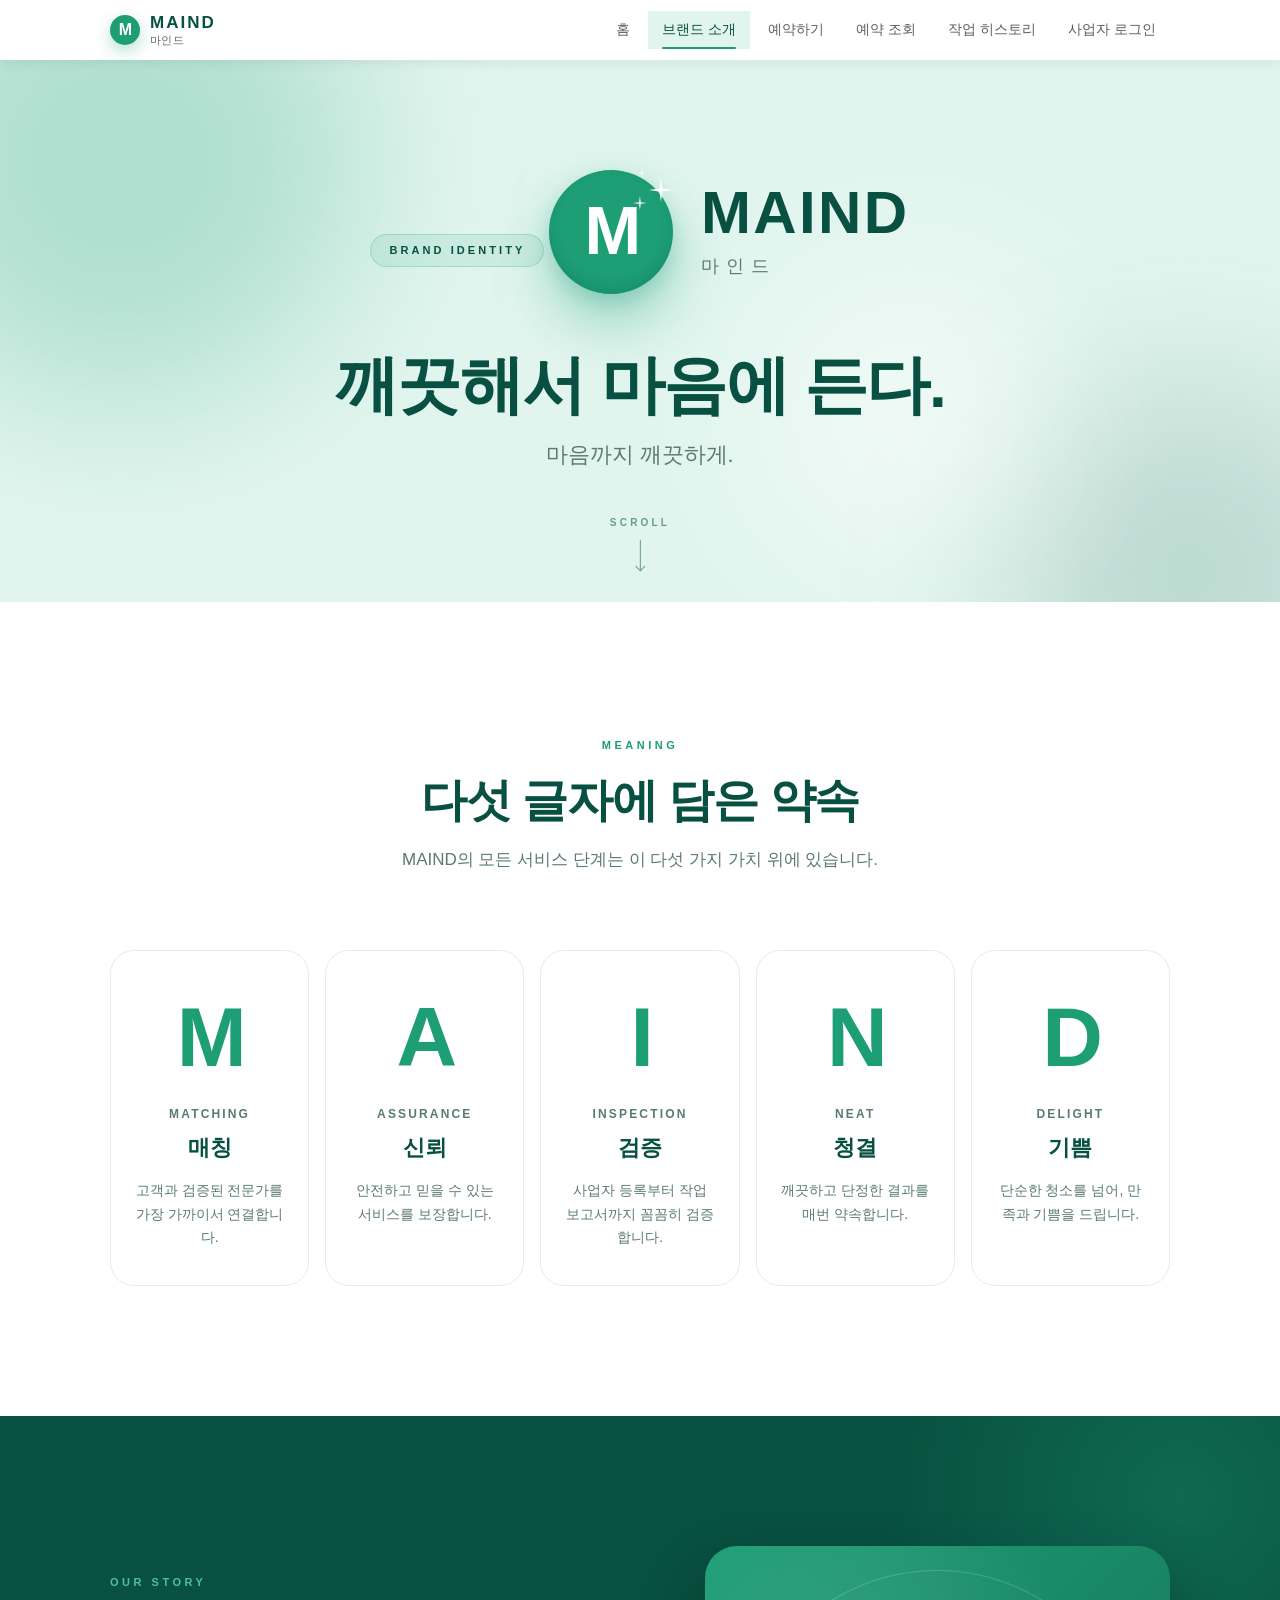
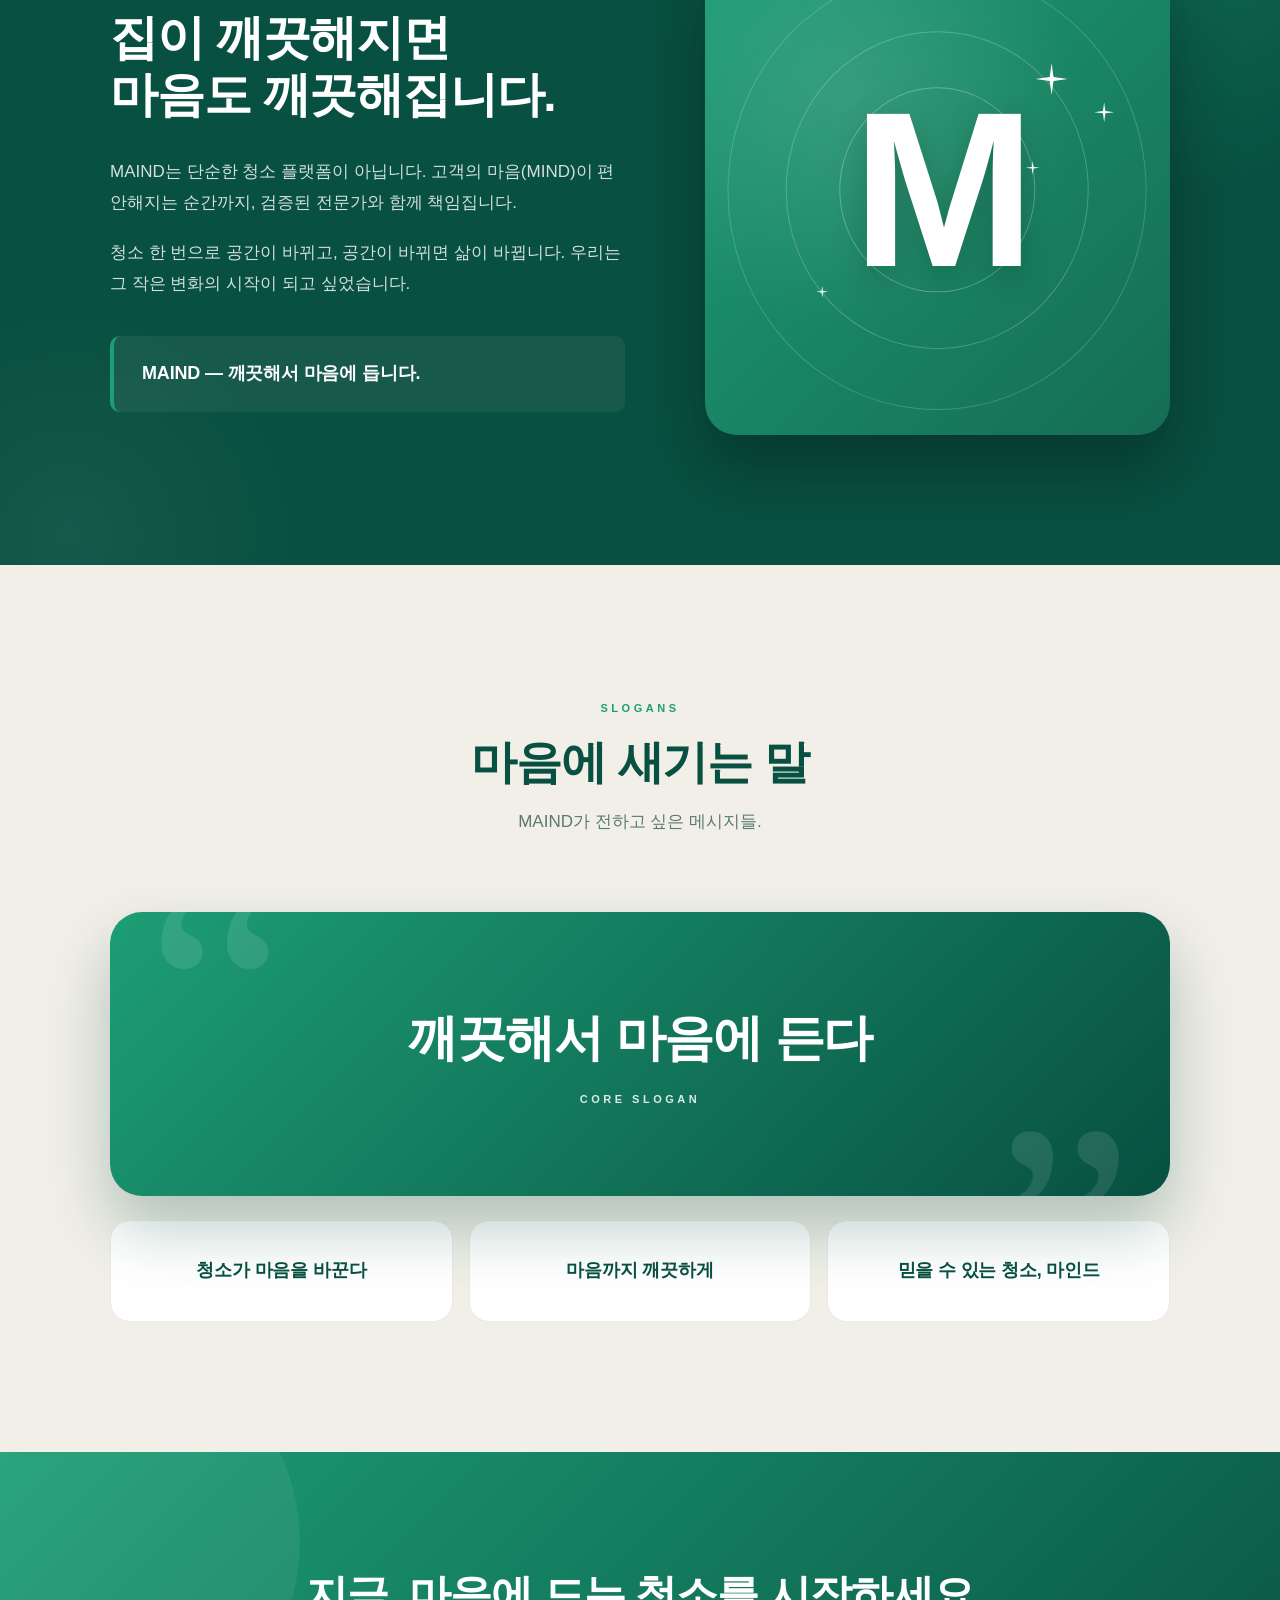
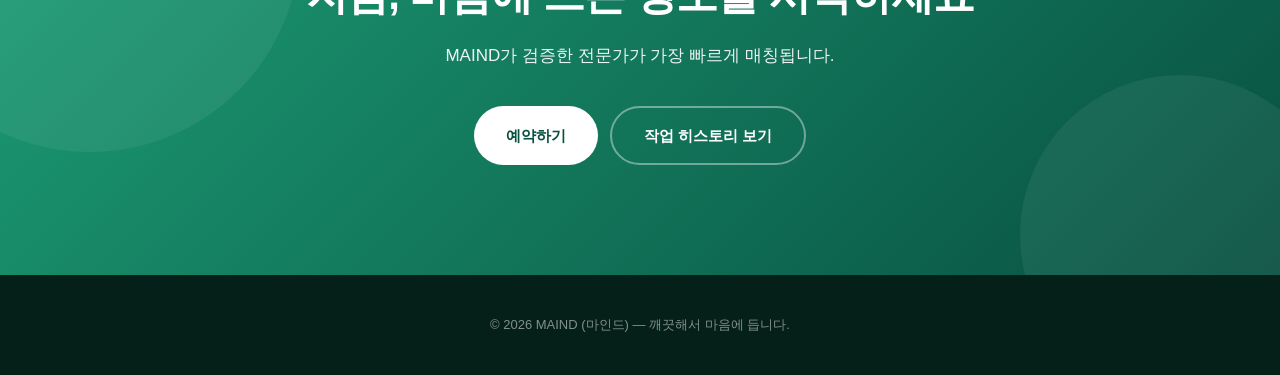
<file: brand.html>
<!DOCTYPE html>
<html lang="ko">
<head>
  <meta charset="UTF-8">
  <meta name="viewport" content="width=device-width, initial-scale=1.0">
  <title>브랜드 소개 — MAIND (마인드)</title>
  <meta name="description" content="MAIND(마인드) — 깨끗해서 마음에 든다. 검증된 전문가와 함께하는 청소 매칭 플랫폼의 브랜드 스토리.">
  <link rel="stylesheet" href="css/style.css">
  <link rel="stylesheet" href="css/brand.css">
</head>
<body class="brand-page">
  <header class="site-header">
    <div class="container">
      <a href="index.html" class="logo" aria-label="MAIND 홈">
        <span class="logo-mark">M</span>
        <span class="logo-text">
          <span class="logo-text-en">MAIND</span>
          <span class="logo-text-ko">마인드</span>
        </span>
      </a>
      <nav class="nav">
        <a href="index.html">홈</a>
        <a href="brand.html" class="active">브랜드 소개</a>
        <a href="order.html">예약하기</a>
        <a href="my-orders.html">예약 조회</a>
        <a href="history.html">작업 히스토리</a>
        <a href="login.html">사업자 로그인</a>
      </nav>
    </div>
  </header>

  <main>
    <!-- ============================================================
         HERO
    ============================================================ -->
    <section class="bp-hero">
      <div class="bp-blob b1"></div>
      <div class="bp-blob b2"></div>
      <div class="bp-blob b3"></div>

      <div class="container">
        <span class="bp-tag">Brand Identity</span>

        <div class="bp-logo-large">
          <div class="bp-logo-circle">
            <span class="bp-m">M</span>
            <span class="bp-sparkle bp-sparkle-1" aria-hidden="true"></span>
            <span class="bp-sparkle bp-sparkle-2" aria-hidden="true"></span>
            <span class="bp-sparkle bp-sparkle-3" aria-hidden="true"></span>
          </div>
          <div class="bp-logo-words">
            <div class="bp-logo-en">MAIND</div>
            <div class="bp-logo-ko">마인드</div>
          </div>
        </div>

        <h1 class="bp-headline">깨끗해서 마음에 든다.</h1>
        <p class="bp-sub">마음까지 깨끗하게.</p>
      </div>

      <div class="bp-scroll-hint" aria-hidden="true">
        <span>SCROLL</span>
        <div class="bp-arrow"></div>
      </div>
    </section>

    <!-- ============================================================
         MAIND 5글자 의미
    ============================================================ -->
    <section class="bp-meaning">
      <div class="container">
        <div class="bp-section-head">
          <span class="bp-eyebrow">Meaning</span>
          <h2>다섯 글자에 담은 약속</h2>
          <p>MAIND의 모든 서비스 단계는 이 다섯 가지 가치 위에 있습니다.</p>
        </div>

        <div class="bp-letters">
          <article class="bp-letter">
            <div class="bp-letter-big">M</div>
            <div class="bp-letter-en">Matching</div>
            <h3 class="bp-letter-ko">매칭</h3>
            <p class="bp-letter-desc">고객과 검증된 전문가를 가장 가까이서 연결합니다.</p>
          </article>

          <article class="bp-letter">
            <div class="bp-letter-big">A</div>
            <div class="bp-letter-en">Assurance</div>
            <h3 class="bp-letter-ko">신뢰</h3>
            <p class="bp-letter-desc">안전하고 믿을 수 있는 서비스를 보장합니다.</p>
          </article>

          <article class="bp-letter">
            <div class="bp-letter-big">I</div>
            <div class="bp-letter-en">Inspection</div>
            <h3 class="bp-letter-ko">검증</h3>
            <p class="bp-letter-desc">사업자 등록부터 작업 보고서까지 꼼꼼히 검증합니다.</p>
          </article>

          <article class="bp-letter">
            <div class="bp-letter-big">N</div>
            <div class="bp-letter-en">Neat</div>
            <h3 class="bp-letter-ko">청결</h3>
            <p class="bp-letter-desc">깨끗하고 단정한 결과를 매번 약속합니다.</p>
          </article>

          <article class="bp-letter">
            <div class="bp-letter-big">D</div>
            <div class="bp-letter-en">Delight</div>
            <h3 class="bp-letter-ko">기쁨</h3>
            <p class="bp-letter-desc">단순한 청소를 넘어, 만족과 기쁨을 드립니다.</p>
          </article>
        </div>
      </div>
    </section>

    <!-- ============================================================
         브랜드 스토리 (딥그린 배경)
    ============================================================ -->
    <section class="bp-story">
      <div class="container">
        <div class="bp-story-grid">
          <div class="bp-story-text">
            <span class="bp-eyebrow light">Our Story</span>
            <h2>집이 깨끗해지면<br>마음도 깨끗해집니다.</h2>
            <p>MAIND는 단순한 청소 플랫폼이 아닙니다. 고객의 마음(MIND)이 편안해지는 순간까지, 검증된 전문가와 함께 책임집니다.</p>
            <p>청소 한 번으로 공간이 바뀌고, 공간이 바뀌면 삶이 바뀝니다. 우리는 그 작은 변화의 시작이 되고 싶었습니다.</p>
            <div class="bp-quote">MAIND — 깨끗해서 마음에 듭니다.</div>
          </div>

          <div class="bp-story-art" aria-hidden="true">
            <div class="bp-art-circle c1"></div>
            <div class="bp-art-circle c2"></div>
            <div class="bp-art-circle c3"></div>
            <div class="bp-art-m">M</div>
            <span class="bp-art-sparkle s1"></span>
            <span class="bp-art-sparkle s2"></span>
            <span class="bp-art-sparkle s3"></span>
            <span class="bp-art-sparkle s4"></span>
          </div>
        </div>
      </div>
    </section>

    <!-- ============================================================
         슬로건
    ============================================================ -->
    <section class="bp-slogans">
      <div class="container">
        <div class="bp-section-head">
          <span class="bp-eyebrow">Slogans</span>
          <h2>마음에 새기는 말</h2>
          <p>MAIND가 전하고 싶은 메시지들.</p>
        </div>

        <div class="bp-slogan-main">
          <div class="bp-slogan-text">깨끗해서 마음에 든다</div>
          <div class="bp-slogan-meta">CORE SLOGAN</div>
        </div>

        <div class="bp-slogan-grid">
          <div class="bp-slogan-card">청소가 마음을 바꾼다</div>
          <div class="bp-slogan-card">마음까지 깨끗하게</div>
          <div class="bp-slogan-card">믿을 수 있는 청소, 마인드</div>
        </div>
      </div>
    </section>

    <!-- ============================================================
         CTA
    ============================================================ -->
    <section class="bp-cta">
      <h2>지금, 마음에 드는 청소를 시작하세요</h2>
      <p>MAIND가 검증한 전문가가 가장 빠르게 매칭됩니다.</p>
      <div class="bp-cta-buttons">
        <a href="order.html" class="bp-btn-primary">예약하기</a>
        <a href="history.html" class="bp-btn-outline">작업 히스토리 보기</a>
      </div>
    </section>
  </main>

  <footer class="site-footer">
    <div>© 2026 MAIND (마인드) — 깨끗해서 마음에 듭니다.</div>
  </footer>
</body>
</html>
</file>
<file: css/style.css>
/* ============ Reset & Base ============ */
*, *::before, *::after { box-sizing: border-box; }
html, body { margin: 0; padding: 0; }
body {
  font-family: 'Apple SD Gothic Neo', 'Malgun Gothic', 'Noto Sans KR', -apple-system, BlinkMacSystemFont, sans-serif;
  color: #2C2C2A;
  background: #FFFFFF;
  line-height: 1.55;
  -webkit-font-smoothing: antialiased;
}
a { color: inherit; text-decoration: none; }
button { font-family: inherit; cursor: pointer; }
img { max-width: 100%; display: block; }

:root {
  /* === Brand color system === */
  --color-primary: #1D9E75;
  --color-dark: #085041;
  --color-mint: #E1F5EE;
  --color-mint-mid: #9FE1CB;
  --color-gray: #F1EFE8;
  --color-text: #2C2C2A;
  --color-text-sub: #5F5E5A;
  --color-border: #D3D1C7;
  --color-white: #FFFFFF;
  --color-danger: #FF4444;

  /* === Legacy aliases (auto-mapped to brand colors) === */
  --primary: var(--color-primary);
  --primary-dark: var(--color-dark);
  --primary-light: var(--color-mint);
  --bg: var(--color-white);
  --card: var(--color-white);
  --text: var(--color-text);
  --muted: var(--color-text-sub);
  --border: var(--color-border);
  --success: var(--color-primary);
  --warning: #f59e0b;
  --danger: var(--color-danger);
  --shadow-sm: 0 1px 2px rgba(8, 80, 65, 0.06);
  --shadow: 0 2px 12px rgba(0, 0, 0, 0.06);
  --shadow-lg: 0 12px 32px rgba(8, 80, 65, 0.14);
  --radius: 12px;
  --radius-sm: 8px;
}

/* ============ Layout ============ */
.container {
  max-width: 1100px;
  margin: 0 auto;
  padding: 0 20px;
}

/* ============ Header ============ */
.site-header {
  background: #fff;
  box-shadow: 0 2px 12px rgba(0, 0, 0, 0.08);
  position: sticky;
  top: 0;
  z-index: 100;
}
.site-header .container {
  display: flex;
  align-items: center;
  justify-content: space-between;
  height: 60px;
  padding-top: 0;
  padding-bottom: 0;
}
.logo {
  display: flex;
  align-items: center;
  gap: 10px;
}
.logo-img {
  height: 46px;
  width: auto;
  display: block;
  mix-blend-mode: multiply;
}
/* MAIND 워드마크 로고 */
.logo-mark {
  width: 30px;
  height: 30px;
  border-radius: 50%;
  background: var(--color-primary);
  color: #fff;
  font-weight: 800;
  font-size: 16px;
  display: inline-flex;
  align-items: center;
  justify-content: center;
  letter-spacing: -0.04em;
  box-shadow: 0 4px 12px rgba(29, 158, 117, 0.28);
  flex-shrink: 0;
}
.logo-text {
  display: flex;
  flex-direction: column;
  line-height: 1;
}
.logo-text-en {
  font-size: 17px;
  font-weight: 800;
  color: var(--color-dark);
  letter-spacing: 2px;
}
.logo-text-ko {
  font-size: 11px;
  font-weight: 500;
  color: var(--color-text-sub);
  margin-top: 4px;
  letter-spacing: 0.04em;
}
.nav { display: flex; gap: 4px; align-items: center; }
.nav a {
  position: relative;
  padding: 8px 14px;
  font-size: 14px;
  color: var(--color-text-sub);
  font-weight: 500;
  transition: color .2s ease;
}
.nav a:hover { color: var(--color-primary); }
.nav a.active {
  color: var(--color-primary);
}
.nav a.active::after {
  content: '';
  position: absolute;
  left: 14px; right: 14px;
  bottom: 0;
  height: 2px;
  background: var(--color-primary);
  border-radius: 1px;
}

/* CSS-only 햄버거 메뉴 (모바일) */
.nav-toggle-input { display: none; }
.nav-toggle {
  display: none;
  width: 36px; height: 36px;
  cursor: pointer;
  align-items: center;
  justify-content: center;
  font-size: 22px;
  color: var(--color-dark);
  background: transparent;
  border: none;
  border-radius: 6px;
  -webkit-tap-highlight-color: transparent;
}
.nav-toggle:hover { background: var(--color-mint); }

/* ============ Buttons ============ */
.btn {
  display: inline-flex;
  align-items: center;
  justify-content: center;
  gap: 6px;
  padding: 12px 24px;
  border-radius: 8px;
  border: none;
  font-weight: 600;
  font-size: 15px;
  font-family: inherit;
  transition: background 0.2s ease, color 0.2s ease, box-shadow 0.2s ease, transform .08s;
}
.btn:active { transform: translateY(1px); }
.btn-primary {
  background: var(--color-primary);
  color: #fff;
}
.btn-primary:hover { background: var(--color-dark); }
.btn-outline {
  background: #fff;
  color: var(--color-primary);
  border: 2px solid var(--color-primary);
}
.btn-outline:hover { background: var(--color-mint); }
.btn-ghost {
  background: transparent;
  color: var(--color-text-sub);
}
.btn-ghost:hover { background: var(--color-gray); color: var(--color-text); }
.btn-danger {
  background: #FF4444;
  color: #fff;
  border: none;
}
.btn-danger:hover { background: #CC0000; }
.btn-success {
  background: var(--color-primary);
  color: #fff;
}
.btn-success:hover { background: var(--color-dark); }
.btn-sm { padding: 8px 14px; font-size: 13px; }
.btn-block { width: 100%; }

/* ============ Hero ============ */
.hero {
  padding: 80px 0 100px;
  min-height: 500px;
  background: linear-gradient(135deg, #085041 0%, #1D9E75 100%);
  text-align: center;
  color: #fff;
  display: flex;
  flex-direction: column;
  justify-content: center;
}
.hero-logo {
  width: 260px;
  max-width: 70%;
  height: auto;
  margin: 0 auto 28px;
  display: block;
  filter: drop-shadow(0 6px 16px rgba(0, 0, 0, 0.25));
}
.hero h1 {
  font-size: 44px;
  font-weight: 800;
  margin: 0 0 20px;
  letter-spacing: -0.02em;
  line-height: 1.2;
  color: #fff;
}
.hero h1 .accent { color: var(--color-mint-mid); }
.hero p {
  font-size: 18px;
  color: rgba(255, 255, 255, 0.92);
  margin: 0 0 36px;
  max-width: 600px;
  margin-left: auto;
  margin-right: auto;
}
.hero-cta { display: flex; gap: 12px; justify-content: center; flex-wrap: wrap; }
.hero .btn-primary {
  background: #fff;
  color: var(--color-dark);
}
.hero .btn-primary:hover { background: var(--color-mint); color: var(--color-dark); }
.hero .btn-outline {
  background: transparent;
  color: #fff;
  border: 2px solid #fff;
}
.hero .btn-outline:hover { background: rgba(255, 255, 255, 0.12); color: #fff; }

/* ============ Section ============ */
.section { padding: 60px 0; }
.section.bg-mint { background: var(--color-mint); }
.section.bg-gray { background: var(--color-gray); }
.section.bg-dark { background: var(--color-dark); color: #fff; }
.section.bg-dark .section-title,
.section.bg-dark .section-sub { color: #fff; }
.section.bg-dark .section-sub { opacity: 0.85; }

/* ============ Divider (hr 대용) ============ */
.divider {
  border: none;
  border-top: 1px solid var(--color-border);
  margin: 24px 0;
}
.section-title {
  font-size: 30px;
  font-weight: 800;
  text-align: center;
  margin: 0 0 12px;
}
.section-sub {
  text-align: center;
  color: var(--muted);
  margin: 0 0 48px;
  font-size: 16px;
}

/* ============ Cards / Grid ============ */
.grid {
  display: grid;
  gap: 20px;
  grid-template-columns: repeat(auto-fit, minmax(240px, 1fr));
}
.card {
  background: var(--card);
  border-radius: 12px;
  padding: 24px;
  box-shadow: 0 2px 12px rgba(0, 0, 0, 0.06);
  border: 1px solid var(--color-border);
  border-top: 3px solid var(--color-primary);
  transition: transform .15s, box-shadow .15s;
}
.feature-card { text-align: center; }
.feature-icon {
  width: 56px; height: 56px;
  margin: 0 auto 16px;
  background: var(--primary-light);
  color: var(--primary-dark);
  border-radius: 14px;
  display: flex; align-items: center; justify-content: center;
  font-size: 26px;
}
.feature-card h3 { margin: 0 0 8px; font-size: 17px; }
.feature-card p { margin: 0; color: var(--muted); font-size: 14px; }

/* ============ How it works ============ */
.steps {
  display: grid;
  gap: 24px;
  grid-template-columns: repeat(auto-fit, minmax(220px, 1fr));
}
.step {
  text-align: center;
  border: 2px solid #1D9E75;
  border-radius: 16px;
  padding: 32px 24px;
  background: #FFFFFF;
  box-shadow: 0 2px 12px rgba(29, 158, 117, 0.08);
  transition: border-color 0.2s ease, box-shadow 0.2s ease, transform 0.2s ease;
}
.step:hover {
  border-color: #085041;
  box-shadow: 0 4px 20px rgba(29, 158, 117, 0.15);
  transform: translateY(-4px);
}
.step-num {
  width: 44px; height: 44px;
  margin: 0 auto 16px;
  background: var(--primary);
  color: #fff;
  border-radius: 50%;
  display: flex; align-items: center; justify-content: center;
  font-weight: 700; font-size: 18px;
}
.step h4 { margin: 0 0 6px; font-size: 16px; }
.step p { margin: 0; color: var(--muted); font-size: 14px; }

/* ============ Pricing ============ */
.price-table {
  width: 100%;
  border-collapse: collapse;
  background: #fff;
  border-radius: var(--radius);
  overflow: hidden;
  box-shadow: var(--shadow-sm);
}
.price-table th, .price-table td {
  padding: 14px 16px;
  text-align: left;
  border-bottom: 1px solid var(--border);
  font-size: 15px;
}
.price-table th {
  background: var(--primary-light);
  color: var(--primary-dark);
  font-weight: 600;
  font-size: 14px;
}
.price-table tr:last-child td { border-bottom: none; }
.price-table td:last-child { text-align: right; font-weight: 600; color: var(--primary-dark); }

/* ============ Forms ============ */
.form-card {
  background: #fff;
  padding: 36px;
  border-radius: 12px;
  border-top: 3px solid var(--color-primary);
  box-shadow: 0 2px 12px rgba(0, 0, 0, 0.06);
  max-width: 720px;
  margin: 40px auto;
}
.form-card h2 {
  margin: 0 0 6px;
  font-size: 24px;
}
.form-card .subtitle {
  margin: 0 0 28px;
  color: var(--muted);
  font-size: 14px;
}
.form-row {
  display: grid;
  gap: 16px;
  grid-template-columns: 1fr 1fr;
  margin-bottom: 16px;
}
.form-group { margin-bottom: 16px; }
.form-group label {
  display: block;
  font-size: 14px;
  font-weight: 600;
  margin-bottom: 6px;
  color: var(--color-dark);
}
.form-group label .req { color: var(--color-danger); margin-left: 2px; }
.form-group input,
.form-group select,
.form-group textarea {
  width: 100%;
  padding: 12px 16px;
  border: 1px solid var(--color-border);
  border-radius: 8px;
  font-size: 16px;
  font-family: inherit;
  color: var(--color-text);
  background: #fff;
  transition: border-color .2s ease, box-shadow .2s ease;
}
.form-group input:focus,
.form-group select:focus,
.form-group textarea:focus {
  outline: none;
  border-color: var(--color-primary);
  box-shadow: 0 0 0 3px rgba(29, 158, 117, 0.1);
}
.form-group textarea { resize: vertical; min-height: 90px; }
.form-group .hint {
  display: block;
  margin-top: 6px;
  font-size: 12px;
  color: var(--muted);
}
.form-actions {
  margin-top: 24px;
  display: flex;
  gap: 10px;
  justify-content: flex-end;
}

/* Radio-style chip options */
.chip-group { display: flex; gap: 8px; flex-wrap: wrap; }
.chip-group input { display: none; }
.chip-group label {
  display: inline-flex;
  padding: 9px 16px;
  border: 1px solid var(--border);
  border-radius: 20px;
  background: #fff;
  font-size: 14px;
  font-weight: 500;
  color: var(--muted);
  cursor: pointer;
  transition: all .15s;
  margin: 0;
}
.chip-group input:checked + label {
  border-color: var(--primary);
  background: var(--primary-light);
  color: var(--primary-dark);
}

/* ============ Dashboard ============ */
.page-header {
  padding: 40px 0 20px;
}
.page-header h1 {
  margin: 0 0 6px;
  font-size: 28px;
}
.page-header p {
  margin: 0;
  color: var(--muted);
}
.stats {
  display: grid;
  grid-template-columns: repeat(auto-fit, minmax(160px, 1fr));
  gap: 16px;
  margin-bottom: 28px;
}
.stat-card {
  background: #fff;
  padding: 20px;
  border-radius: 12px;
  border: 1px solid var(--color-border);
  border-top: 3px solid var(--color-primary);
  box-shadow: 0 2px 12px rgba(0, 0, 0, 0.06);
}
.stat-label {
  font-size: 13px;
  color: var(--muted);
  margin-bottom: 4px;
}
.stat-value {
  font-size: 28px;
  font-weight: 800;
  color: var(--text);
}
.stat-card.accent .stat-value { color: var(--primary-dark); }

.toolbar {
  display: flex;
  justify-content: space-between;
  align-items: center;
  flex-wrap: wrap;
  gap: 12px;
  margin-bottom: 16px;
}
.filter-tabs {
  display: flex;
  flex-wrap: wrap;
  gap: 6px;
  background: #fff;
  padding: 4px;
  border-radius: var(--radius-sm);
  border: 1px solid var(--border);
}
.filter-tab {
  padding: 7px 14px;
  border-radius: 6px;
  font-size: 13px;
  font-weight: 500;
  color: var(--muted);
  background: transparent;
  border: none;
  cursor: pointer;
  transition: all .15s;
}
.filter-tab:hover { color: var(--text); }
.filter-tab.active {
  background: var(--primary);
  color: #fff;
}

.order-list {
  display: grid;
  gap: 14px;
}
.order-card {
  background: #fff;
  border: 1px solid var(--color-border);
  border-left: 4px solid var(--color-primary);
  border-radius: var(--radius);
  padding: 20px;
  display: grid;
  grid-template-columns: 1fr auto;
  gap: 16px;
  align-items: start;
  transition: box-shadow .15s, border-color .15s;
}
.order-card:hover { box-shadow: var(--shadow); border-color: var(--color-border); border-left-color: var(--color-dark); }
.order-id {
  font-family: 'SF Mono', Menlo, Consolas, monospace;
  font-size: 12px;
  color: var(--muted);
  letter-spacing: 0.02em;
}
.order-title {
  margin: 4px 0 10px;
  font-size: 17px;
  font-weight: 700;
}
.order-meta {
  display: grid;
  grid-template-columns: repeat(auto-fit, minmax(180px, 1fr));
  gap: 6px 18px;
  font-size: 14px;
  color: var(--muted);
  margin-bottom: 8px;
}
.order-meta strong {
  color: var(--text);
  font-weight: 500;
}
.order-notes {
  margin-top: 8px;
  padding: 10px 12px;
  background: #f8fafc;
  border-radius: 6px;
  font-size: 13px;
  color: var(--text);
}
.order-actions {
  display: flex;
  flex-direction: column;
  gap: 6px;
  align-items: flex-end;
  min-width: 110px;
}

/* status badges */
.badge {
  display: inline-block;
  padding: 4px 12px;
  border-radius: 20px;
  font-size: 12px;
  font-weight: 600;
  letter-spacing: 0.02em;
}
.badge.대기 { background: var(--color-mint); color: var(--color-dark); }
.badge.수락 { background: var(--color-mint-mid); color: var(--color-dark); }
.badge.진행중 { background: var(--color-primary); color: #fff; }
.badge.완료 { background: var(--color-dark); color: #fff; }
.badge.취소 { background: #FFE8E8; color: #CC0000; }

/* empty state */
.empty {
  text-align: center;
  padding: 60px 20px;
  background: #fff;
  border-radius: var(--radius);
  border: 1px dashed var(--color-border);
  color: var(--color-text-sub);
}
.empty-icon { font-size: 40px; margin-bottom: 12px; color: var(--color-primary); }

/* ============ Toast / Modal ============ */
.toast {
  position: fixed;
  bottom: 32px; left: 50%;
  transform: translateX(-50%) translateY(100px);
  background: #0f172a;
  color: #fff;
  padding: 14px 22px;
  border-radius: 999px;
  font-size: 14px;
  box-shadow: var(--shadow-lg);
  opacity: 0;
  transition: all .3s ease;
  z-index: 200;
}
.toast.show { transform: translateX(-50%) translateY(0); opacity: 1; }
.toast.success { background: var(--success); }
.toast.error { background: var(--danger); }

.modal-backdrop {
  position: fixed; inset: 0;
  background: rgba(15, 23, 42, 0.5);
  display: none;
  align-items: center; justify-content: center;
  z-index: 150;
  padding: 20px;
}
.modal-backdrop.show { display: flex; }
.modal {
  background: #fff;
  border-radius: var(--radius);
  padding: 32px;
  max-width: 480px;
  width: 100%;
  box-shadow: var(--shadow-lg);
  text-align: center;
}
.modal-icon {
  width: 64px; height: 64px;
  border-radius: 50%;
  background: var(--color-mint);
  color: var(--color-primary);
  display: flex; align-items: center; justify-content: center;
  font-size: 32px;
  margin: 0 auto 16px;
}
.modal h3 { margin: 0 0 8px; font-size: 22px; }
.modal p { margin: 0 0 6px; color: var(--muted); }
.modal .order-no {
  display: inline-block;
  margin: 16px 0 24px;
  padding: 10px 18px;
  background: var(--primary-light);
  color: var(--primary-dark);
  border-radius: var(--radius-sm);
  font-family: 'SF Mono', Menlo, Consolas, monospace;
  font-weight: 700;
  font-size: 16px;
}
.modal-actions { display: flex; gap: 10px; justify-content: center; }

/* ============ Auth / Nav extras ============ */
.user-chip {
  display: inline-flex;
  align-items: center;
  padding: 6px 12px;
  border-radius: 999px;
  background: var(--primary-light);
  color: var(--primary-dark);
  font-size: 13px;
  font-weight: 600;
  margin-left: 4px;
}

/* ============ Data tables (admin) ============ */
.data-table {
  width: 100%;
  border-collapse: collapse;
  background: #fff;
  font-size: 14px;
}
.data-table th, .data-table td {
  padding: 12px 14px;
  text-align: left;
  border-bottom: 1px solid var(--border);
  vertical-align: top;
}
.data-table thead th {
  background: var(--primary-light);
  color: var(--primary-dark);
  font-weight: 600;
  font-size: 13px;
  white-space: nowrap;
}
.data-table tbody tr:hover { background: #f8fafc; }
.data-table tfoot td {
  background: #f1f5f9;
  font-weight: 600;
  border-top: 2px solid var(--border);
  border-bottom: none;
}
.data-table .td-sub { font-size: 12px; color: var(--muted); }
.data-table .td-empty {
  text-align: center;
  padding: 40px 20px;
  color: var(--muted);
}

/* ============ 관리자 페이지: 컨테이너 확대 ============ */
.admin-page > .container,
.admin-page main.container { max-width: 1400px; }

/* ============ 전체 오더 테이블 (데스크탑: 한눈에, 모바일: 가로 스크롤) ============ */
[data-panel="orders"] .data-table {
  table-layout: auto;
  width: 100%;
  font-size: 13px;
}
[data-panel="orders"] .data-table th,
[data-panel="orders"] .data-table td {
  white-space: nowrap;
  overflow: hidden;
  text-overflow: ellipsis;
  vertical-align: middle;
  padding: 12px 8px;
}
/* 주소만 2줄까지 자연 줄바꿈 허용 */
[data-panel="orders"] .data-table th:nth-child(3),
[data-panel="orders"] .data-table td:nth-child(3) {
  white-space: normal;
  word-break: keep-all;
  overflow-wrap: anywhere;
  text-overflow: clip;
  line-height: 1.45;
  min-width: 140px;
  max-width: 220px;
}

/* business status badges */
.badge.biz-pending  { background: var(--color-gray); color: var(--color-text-sub); }
.badge.biz-active   { background: var(--color-primary); color: #fff; }
.badge.biz-rejected { background: #FFE8E8; color: #CC0000; }

/* ============ Hidden helper ============ */
.hidden { display: none !important; }

/* ============ Bar chart (admin revenue) ============ */
.bar-chart {
  display: flex;
  align-items: flex-end;
  gap: 8px;
  height: 180px;
  padding: 0 4px 28px;
  position: relative;
  overflow-x: auto;
}
.bar-col {
  flex: 1 0 36px;
  display: flex;
  flex-direction: column;
  align-items: center;
  height: 100%;
  justify-content: flex-end;
}
.bar-stack {
  display: flex;
  align-items: flex-end;
  gap: 2px;
  height: 140px;
}
.bar {
  width: 14px;
  border-radius: 3px 3px 0 0;
  transition: height .25s;
}
.bar-revenue { background: var(--primary); }
.bar-commission { background: var(--warning); }
.bar-label {
  margin-top: 6px;
  font-size: 11px;
  color: var(--muted);
}
.bar-legend {
  position: absolute;
  bottom: 0;
  left: 0;
  right: 0;
  display: flex;
  justify-content: center;
  gap: 20px;
  font-size: 12px;
  color: var(--muted);
}
.bar-legend .dot {
  display: inline-block;
  width: 10px; height: 10px;
  border-radius: 2px;
  margin-right: 4px;
  vertical-align: middle;
}
.bar-legend .dot.rev { background: var(--primary); }
.bar-legend .dot.com { background: var(--warning); }

/* ============ Home stats / counter cards ============ */
.stats-hero {
  background: linear-gradient(180deg, #ffffff 0%, #E1F5EE 100%);
}
.counter-grid {
  display: grid;
  grid-template-columns: repeat(auto-fit, minmax(200px, 1fr));
  gap: 18px;
  position: relative;
  padding: 8px;
  border-radius: var(--radius);
  cursor: pointer;
  text-decoration: none;
  color: inherit;
  transition: transform .2s ease, box-shadow .2s ease;
}
.counter-grid:hover {
  transform: translateY(-4px);
  box-shadow: 0 16px 40px rgba(8, 80, 65, 0.18);
}
.counter-grid:hover .counter-cta .arrow {
  transform: translateX(6px);
}
.counter-card {
  background: #fff;
  border-radius: var(--radius);
  padding: 28px 20px;
  text-align: center;
  border: 1px solid var(--border);
  box-shadow: var(--shadow-sm);
  transition: transform .2s ease, border-color .2s ease;
  animation: counter-pop 0.6s ease-out backwards;
}
.counter-grid:hover .counter-card { border-color: var(--primary); }
.counter-card:nth-child(1) { animation-delay: 0.05s; }
.counter-card:nth-child(2) { animation-delay: 0.15s; }
.counter-card:nth-child(3) { animation-delay: 0.25s; }
.counter-card:nth-child(4) { animation-delay: 0.35s; }
.counter-icon {
  font-size: 32px;
  margin-bottom: 10px;
  display: inline-block;
  animation: counter-float 3s ease-in-out infinite;
}
.counter-card:nth-child(2) .counter-icon { animation-delay: 0.4s; }
.counter-card:nth-child(3) .counter-icon { animation-delay: 0.8s; }
.counter-card:nth-child(4) .counter-icon { animation-delay: 1.2s; }
.counter-value {
  font-size: 38px;
  font-weight: 800;
  color: var(--primary-dark);
  letter-spacing: -0.02em;
  line-height: 1.1;
}
.counter-label {
  margin-top: 8px;
  font-size: 14px;
  color: var(--muted);
  font-weight: 500;
}
.counter-cta {
  grid-column: 1 / -1;
  text-align: center;
  margin-top: 12px;
  padding: 14px;
  background: var(--primary);
  color: #fff;
  border-radius: 999px;
  font-size: 15px;
  font-weight: 600;
  box-shadow: var(--shadow-sm);
}
.counter-cta .arrow {
  display: inline-block;
  transition: transform .2s ease;
  margin-left: 4px;
}
@keyframes counter-pop {
  from { opacity: 0; transform: translateY(20px); }
  to   { opacity: 1; transform: translateY(0); }
}
@keyframes counter-float {
  0%, 100% { transform: translateY(0); }
  50%      { transform: translateY(-6px); }
}

/* ============ Star input (review modal) ============ */
.star-input {
  display: flex;
  gap: 4px;
}
.star-input .star {
  background: none;
  border: none;
  font-size: 36px;
  color: #D3D1C7;
  cursor: pointer;
  padding: 0 4px;
  transition: color .15s, transform .1s;
}
.star-input .star:hover { transform: scale(1.15); }
.star-input .star.on { color: #f59e0b; }

/* ============ Review block (cards) ============ */
.review-block {
  margin-top: 12px;
  padding: 14px 16px;
  background: #fffbeb;
  border: 1px solid #fde68a;
  border-radius: var(--radius-sm);
}
.review-block.review-empty {
  background: #f8fafc;
  border-color: var(--border);
  color: var(--muted);
  font-size: 13px;
  text-align: center;
}
.review-stars {
  display: flex;
  align-items: center;
  gap: 6px;
  font-size: 18px;
}
.star-icon { color: #D3D1C7; }
.star-icon.on { color: #f59e0b; }
.review-rating-num {
  font-weight: 700;
  color: #92400e;
  font-size: 14px;
  margin-left: 4px;
}
.review-comment {
  margin-top: 8px;
  font-size: 14px;
  color: var(--text);
  line-height: 1.55;
}
.review-meta {
  margin-top: 8px;
  font-size: 12px;
  color: var(--muted);
  text-align: right;
}

/* ============ AC type radio cards ============ */
.ac-type-grid {
  display: grid;
  gap: 10px;
  grid-template-columns: repeat(auto-fit, minmax(200px, 1fr));
  margin-top: 6px;
}
.ac-type-card {
  position: relative;
  display: block;
  padding: 16px 14px;
  border: 2px solid var(--border);
  border-radius: 10px;
  background: #fff;
  cursor: pointer;
  transition: border-color .15s, background .15s, transform .08s;
}
.ac-type-card:hover {
  border-color: var(--primary);
  background: var(--primary-light);
}
.ac-type-card input[type="radio"] {
  position: absolute;
  opacity: 0;
  pointer-events: none;
}
.ac-type-card:has(input:checked) {
  border-color: var(--primary);
  background: var(--primary-light);
  box-shadow: 0 0 0 3px rgba(29, 158, 117, 0.15);
}
.ac-type-card:has(input:checked) .ac-card-name::before {
  content: '✓ ';
  color: var(--primary-dark);
  font-weight: 800;
}
.ac-card-body { display: flex; flex-direction: column; gap: 4px; }
.ac-card-name { font-size: 15px; font-weight: 700; color: var(--text); }
.ac-card-time { font-size: 12px; color: var(--muted); }
.ac-card-price {
  font-size: 16px;
  font-weight: 800;
  color: var(--primary-dark);
  margin-top: 6px;
}
.ac-card-unit {
  font-size: 12px;
  font-weight: 500;
  color: var(--muted);
}

/* ============ Work post markers ============ */
.badge.post-badge {
  background: var(--color-gray);
  color: var(--color-text-sub);
}
.badge.ac-badge {
  background: var(--color-mint);
  color: var(--color-dark);
}
.card-post {
  border-left: 4px solid var(--warning);
  background: #fffef5;
}

/* ============ Sample review markers ============ */
.badge.sample-badge {
  background: #e0e7ff;
  color: #4338ca;
  font-weight: 700;
}
.card-sample {
  background: #fafbff;
  border-style: dashed !important;
  position: relative;
}
.review-block.review-sample {
  background: #f5f3ff;
  border-color: #ddd6fe;
}
.sample-divider {
  display: flex;
  align-items: center;
  gap: 12px;
  margin: 8px 0 4px;
  color: var(--muted);
  font-size: 13px;
}
.sample-divider::before,
.sample-divider::after {
  content: '';
  flex: 1;
  height: 1px;
  background: var(--border);
}

/* ============ Work report (photos) ============ */
.report-preview {
  margin-top: 12px;
  padding: 14px;
  background: #f8fafc;
  border: 1px solid var(--border);
  border-radius: var(--radius-sm);
}
.report-photos {
  display: grid;
  grid-template-columns: repeat(auto-fill, minmax(150px, 1fr));
  gap: 8px;
}
.photo-thumb {
  position: relative;
  border-radius: 8px;
  overflow: hidden;
  background: #e2e8f0;
  aspect-ratio: 4 / 3;
  cursor: zoom-in;
  border: 1px solid var(--border);
}
.photo-thumb img {
  width: 100%;
  height: 100%;
  object-fit: cover;
  display: block;
  transition: transform .25s ease;
}
.photo-thumb:hover img { transform: scale(1.05); }
.photo-tag {
  position: absolute;
  top: 8px; left: 8px;
  padding: 3px 10px;
  background: rgba(15, 23, 42, 0.85);
  color: #fff;
  border-radius: 999px;
  font-size: 11px;
  font-weight: 700;
  letter-spacing: 0.05em;
}
.photo-tag.photo-tag-after {
  background: var(--primary);
}
.report-desc {
  margin-top: 12px;
  padding: 10px 12px;
  background: #fff;
  border: 1px solid var(--border);
  border-radius: 6px;
  font-size: 13px;
  line-height: 1.55;
  color: var(--text);
  white-space: pre-wrap;
}

/* ============ Photo upload sections (modal) ============ */
.report-sides {
  display: grid;
  grid-template-columns: 1fr 1fr;
  gap: 14px;
  margin-top: 16px;
}
.report-side {
  padding: 14px 14px 16px;
  border-radius: 12px;
  border: 1px solid var(--border);
  background: #fafbfc;
}
.report-side-before {
  background: #f1f5f9;
  border-color: #D3D1C7;
}
.report-side-after {
  background: #E1F5EE;
  border-color: var(--color-mint-mid);
}
.report-side-header {
  display: flex;
  align-items: center;
  gap: 8px;
  margin-bottom: 12px;
  flex-wrap: wrap;
}
.report-side-tag {
  display: inline-block;
  padding: 4px 10px;
  background: #1e293b;
  color: #fff;
  border-radius: 999px;
  font-size: 11px;
  font-weight: 700;
  letter-spacing: 0.06em;
}
.report-side-tag-after {
  background: var(--primary);
}
.report-side-title {
  font-size: 14px;
  font-weight: 700;
  color: var(--text);
}
.req-mark {
  color: var(--danger);
  font-weight: 700;
  margin-left: -4px;
}
.report-side-hint {
  margin-left: auto;
  font-size: 11px;
  color: var(--muted);
}
.report-side .slot-grid { margin: 0 auto; }

/* ============ Photo upload slot (modal) ============ */
.slot-grid {
  display: grid;
  grid-template-columns: 1fr 1fr;
  gap: 6px;
  max-width: 240px;
}

.photo-slot {
  position: relative;
  width: 100%;
  aspect-ratio: 4 / 3;
  border: 2px dashed var(--border);
  border-radius: 10px;
  background: #f8fafc;
  cursor: pointer;
  overflow: hidden;
  transition: border-color .15s, background .15s;
}
.photo-slot.mini { aspect-ratio: 1 / 1; border-radius: 8px; border-width: 1.5px; }
.photo-slot.mini .photo-empty { font-size: 22px; }
.photo-slot.mini .photo-empty span { font-size: 16px; font-weight: 700; }
.photo-slot.mini .photo-remove { width: 20px; height: 20px; font-size: 14px; top: 4px; right: 4px; }
.photo-slot:hover { border-color: var(--primary); background: var(--primary-light); }
.photo-slot.loading { border-color: var(--primary); pointer-events: none; opacity: 0.7; }
.photo-slot .photo-empty {
  position: absolute; inset: 0;
  display: flex;
  flex-direction: column;
  align-items: center;
  justify-content: center;
  font-size: 32px;
  color: var(--muted);
  text-align: center;
  gap: 4px;
  pointer-events: none;
}
.photo-slot .photo-empty span { font-size: 12px; }
.photo-slot img {
  width: 100%; height: 100%;
  object-fit: cover;
  display: none;
}
.photo-slot .photo-remove {
  position: absolute;
  top: 6px; right: 6px;
  width: 26px; height: 26px;
  border: none;
  border-radius: 50%;
  background: rgba(15, 23, 42, 0.7);
  color: #fff;
  font-size: 18px;
  cursor: pointer;
  display: none;
  align-items: center;
  justify-content: center;
  z-index: 2;
}
.photo-slot.has-image .photo-empty { display: none; }
.photo-slot.has-image img { display: block; }
.photo-slot.has-image .photo-remove { display: flex; }
.photo-slot.has-image { border-style: solid; border-color: var(--primary); cursor: zoom-in; }

/* ============ Lightbox ============ */
.photo-lightbox {
  position: fixed; inset: 0;
  background: rgba(15, 23, 42, 0.92);
  display: none;
  align-items: center; justify-content: center;
  z-index: 300;
  padding: 20px;
  cursor: zoom-out;
}
.photo-lightbox.show { display: flex; }
.photo-lightbox img {
  max-width: 95vw;
  max-height: 90vh;
  border-radius: 8px;
  box-shadow: 0 30px 60px rgba(0,0,0,0.5);
  cursor: default;
}
.photo-lightbox .lb-close {
  position: absolute;
  top: 20px; right: 24px;
  width: 44px; height: 44px;
  border-radius: 50%;
  background: rgba(255,255,255,0.15);
  color: #fff;
  border: none;
  font-size: 26px;
  cursor: pointer;
  transition: background .15s;
}
.photo-lightbox .lb-close:hover { background: rgba(255,255,255,0.25); }

/* ============ Responsive ============ */
@media (max-width: 720px) {
  .report-photos { grid-template-columns: repeat(2, 1fr); }
  .photo-thumb { aspect-ratio: 4 / 3; }
  .report-sides { grid-template-columns: 1fr; }
  .slot-grid { max-width: 280px; }
  .report-side-hint { margin-left: 0; width: 100%; }
}

/* ============ Brand Page (MAIND) ============ */
.brand-hero {
  position: relative;
  padding: 100px 0 90px;
  background:
    radial-gradient(circle at 20% 20%, rgba(56, 189, 248, 0.18), transparent 55%),
    radial-gradient(circle at 80% 70%, rgba(125, 211, 252, 0.22), transparent 50%),
    linear-gradient(180deg, #E1F5EE 0%, #F1EFE8 100%);
  overflow: hidden;
  text-align: center;
}
.brand-hero .floaty {
  position: absolute;
  font-size: 32px;
  opacity: 0.45;
  animation: counter-float 4s ease-in-out infinite;
}
.brand-hero .floaty.f1 { top: 18%; left: 12%; animation-delay: 0s; }
.brand-hero .floaty.f2 { top: 30%; right: 14%; animation-delay: 1.2s; font-size: 38px; }
.brand-hero .floaty.f3 { bottom: 22%; left: 18%; animation-delay: 2s; font-size: 28px; }
.brand-hero .floaty.f4 { bottom: 16%; right: 22%; animation-delay: 0.6s; }

.brand-mark-big {
  width: 110px;
  height: 110px;
  border-radius: 50%;
  background: #fff;
  color: var(--color-dark);
  font-weight: 800;
  font-size: 56px;
  display: inline-flex;
  align-items: center;
  justify-content: center;
  letter-spacing: -0.04em;
  margin-bottom: 24px;
  box-shadow: 0 18px 38px rgba(8, 80, 65, 0.32);
  position: relative;
  z-index: 1;
}
.brand-name {
  font-size: 60px;
  font-weight: 800;
  letter-spacing: 0.12em;
  color: var(--primary-dark);
  margin: 0 0 6px;
  line-height: 1;
}
.brand-name-ko {
  font-size: 18px;
  color: var(--muted);
  letter-spacing: 0.3em;
  margin-bottom: 28px;
}
.brand-slogan {
  font-size: 24px;
  font-weight: 700;
  color: var(--text);
  margin: 0 auto 14px;
  max-width: 640px;
  line-height: 1.4;
}
.brand-slogan-sub {
  color: var(--muted);
  font-size: 16px;
  max-width: 600px;
  margin: 0 auto;
}

/* MAIND 알파벳 카드 */
.maind-grid {
  display: grid;
  grid-template-columns: repeat(5, 1fr);
  gap: 14px;
  margin-top: 8px;
}
.maind-card {
  background: #fff;
  border: 1px solid var(--border);
  border-radius: var(--radius);
  padding: 28px 18px;
  text-align: center;
  box-shadow: var(--shadow-sm);
  transition: transform .18s ease, box-shadow .18s ease, border-color .18s;
}
.maind-card:hover {
  transform: translateY(-6px);
  box-shadow: var(--shadow-lg);
  border-color: var(--primary);
}
.maind-letter {
  display: inline-flex;
  width: 56px; height: 56px;
  border-radius: 14px;
  background: linear-gradient(135deg, var(--color-mint), var(--color-mint-mid));
  color: var(--primary-dark);
  font-size: 30px;
  font-weight: 800;
  align-items: center;
  justify-content: center;
  margin-bottom: 14px;
  letter-spacing: -0.04em;
}
.maind-en {
  font-size: 16px;
  font-weight: 700;
  color: var(--primary-dark);
  margin-bottom: 4px;
}
.maind-ko {
  font-size: 14px;
  color: var(--text);
  font-weight: 600;
  margin-bottom: 6px;
}
.maind-desc {
  font-size: 13px;
  color: var(--muted);
  line-height: 1.5;
}

/* 브랜드 스토리 섹션 */
.story-block {
  display: grid;
  grid-template-columns: 1fr 1fr;
  gap: 48px;
  align-items: center;
  background: #fff;
  border-radius: var(--radius);
  padding: 48px;
  box-shadow: var(--shadow-sm);
  border: 1px solid var(--border);
}
.story-text h3 {
  font-size: 28px;
  font-weight: 800;
  margin: 0 0 16px;
  color: var(--text);
  line-height: 1.3;
}
.story-text p {
  color: var(--text);
  line-height: 1.8;
  margin: 0 0 14px;
  font-size: 16px;
}
.story-text .story-tag {
  display: inline-block;
  margin-bottom: 14px;
  padding: 5px 14px;
  background: var(--primary-light);
  color: var(--primary-dark);
  border-radius: 999px;
  font-size: 13px;
  font-weight: 600;
  letter-spacing: 0.05em;
}
.story-text .story-quote {
  margin-top: 20px;
  padding: 16px 20px;
  background: linear-gradient(135deg, #F1EFE8, #E1F5EE);
  border-left: 4px solid var(--primary);
  border-radius: 8px;
  font-size: 16px;
  font-weight: 700;
  color: var(--primary-dark);
  line-height: 1.5;
}
.story-image {
  width: 100%;
  aspect-ratio: 4 / 5;
  border-radius: var(--radius);
  overflow: hidden;
  background:
    linear-gradient(135deg, rgba(29, 158, 117, 0.08), rgba(8, 80, 65, 0.12)),
    repeating-linear-gradient(45deg, #E1F5EE 0 8px, #F1EFE8 8px 16px);
  position: relative;
  box-shadow: 0 12px 32px rgba(8, 80, 65, 0.12);
}
.story-image img {
  width: 100%; height: 100%;
  object-fit: cover;
  display: block;
}
.story-image .image-placeholder {
  position: absolute; inset: 0;
  display: flex;
  flex-direction: column;
  align-items: center;
  justify-content: center;
  gap: 8px;
  color: var(--primary-dark);
  font-size: 14px;
  font-weight: 600;
}
.story-image .image-placeholder .ph-icon { font-size: 56px; opacity: 0.5; }

/* 슬로건 카드 */
.slogan-grid {
  display: grid;
  grid-template-columns: repeat(auto-fit, minmax(260px, 1fr));
  gap: 16px;
}
.slogan-card {
  background: linear-gradient(135deg, #fff, #F1EFE8);
  border: 1px solid var(--border);
  border-radius: var(--radius);
  padding: 28px 24px;
  text-align: center;
  position: relative;
  overflow: hidden;
}
.slogan-card::before {
  content: '"';
  position: absolute;
  top: -10px; left: 12px;
  font-size: 80px;
  font-weight: 900;
  color: var(--primary-light);
  font-family: Georgia, serif;
  line-height: 1;
}
.slogan-text {
  position: relative;
  font-size: 19px;
  font-weight: 700;
  color: var(--text);
  z-index: 1;
}
.slogan-card.featured {
  background: linear-gradient(135deg, var(--primary), var(--primary-dark));
  color: #fff;
  border-color: var(--primary-dark);
  box-shadow: 0 12px 28px rgba(8, 80, 65, 0.25);
}
.slogan-card.featured::before { color: rgba(255,255,255,0.25); }
.slogan-card.featured .slogan-text { color: #fff; }

/* 확장 네이밍 라인업 */
.naming-grid {
  display: grid;
  grid-template-columns: repeat(auto-fit, minmax(220px, 1fr));
  gap: 16px;
}
.naming-card {
  background: #fff;
  border: 1px solid var(--border);
  border-radius: var(--radius);
  padding: 22px;
  display: flex;
  flex-direction: column;
  gap: 8px;
  transition: transform .15s, border-color .15s;
}
.naming-card:hover { transform: translateY(-4px); border-color: var(--primary); }
.naming-num {
  font-size: 12px;
  font-weight: 800;
  color: var(--primary);
  letter-spacing: 0.1em;
}
.naming-name {
  font-size: 22px;
  font-weight: 800;
  color: var(--text);
}
.naming-tag {
  font-size: 14px;
  color: var(--muted);
  line-height: 1.5;
}

/* 미디어 쿼리 추가는 아래 @media 블록에서 */

/* ============ Footer ============ */
.site-footer {
  background: var(--color-dark);
  color: #fff;
  text-align: center;
  padding: 40px 20px;
  font-size: 13px;
  margin-top: 60px;
}
.site-footer a { color: #fff; transition: color 0.2s ease; }
.site-footer a:hover { color: var(--color-mint-mid); }

/* ============ Responsive ============ */
@media (max-width: 720px) {
  .hero { padding: 60px 0 70px; }
  .hero h1 { font-size: 32px; }
  .hero p { font-size: 16px; }
  .section { padding: 50px 0; }
  .section-title { font-size: 24px; }
  .form-card { padding: 24px; margin: 20px 12px; }
  .form-row { grid-template-columns: 1fr; }
  .order-card { grid-template-columns: 1fr; }
  .order-actions { flex-direction: row; align-items: stretch; min-width: 0; }
  .order-actions .btn { flex: 1; }
  .logo-img { height: 38px; }
  .hero-logo { width: 200px; margin-bottom: 20px; }

  /* 헤더: 모바일에선 60px 고정 해제 + 네비 가로 스크롤 */
  .site-header .container {
    flex-wrap: wrap;
    gap: 8px;
    height: auto;
    padding-top: 12px;
    padding-bottom: 12px;
  }
  .nav {
    width: 100%;
    overflow-x: auto;
    flex-wrap: nowrap;
    -webkit-overflow-scrolling: touch;
    scrollbar-width: none;
    gap: 4px;
  }
  .nav::-webkit-scrollbar { display: none; }
  .nav a,
  .nav button,
  .user-chip {
    flex: 0 0 auto;
    white-space: nowrap;
  }
  .nav a { padding: 8px 12px; font-size: 13px; }
  .nav a.active::after { bottom: -2px; }
  /* 긴 이메일 등 user-chip은 잘라서 표시 */
  .user-chip {
    max-width: 180px;
    overflow: hidden;
    text-overflow: ellipsis;
    display: inline-block;
  }

  /* ===== Admin data-table → 모바일 카드형 ===== */
  .data-table thead { display: none; }
  .data-table,
  .data-table tbody,
  .data-table tfoot,
  .data-table tr,
  .data-table td {
    display: block;
    width: 100%;
  }
  .data-table tr {
    background: #fff;
    border: 1px solid var(--border);
    border-radius: var(--radius);
    margin-bottom: 12px;
    padding: 12px 14px;
    box-shadow: var(--shadow-sm);
  }
  .data-table tbody tr:hover { background: #fff; }
  .data-table td {
    padding: 8px 0;
    border: none;
    border-bottom: 1px dashed var(--border);
    text-align: left !important;
    white-space: normal;
    word-break: break-word;
  }
  .data-table tr td:last-child { border-bottom: none; }
  .data-table td::before {
    content: attr(data-label);
    display: block;
    font-size: 11px;
    color: var(--muted);
    text-transform: uppercase;
    letter-spacing: 0.04em;
    margin-bottom: 4px;
    font-weight: 600;
  }
  .data-table td.td-empty::before { display: none; }
  .data-table td.td-empty {
    text-align: center !important;
    border-bottom: none;
    padding: 30px 10px;
  }
  .data-table tfoot tr {
    background: #f1f5f9;
    border-color: #D3D1C7;
  }

  /* 전체 오더 테이블만 모바일 카드형 해제 → 가로 스크롤 유지 */
  [data-panel="orders"] .data-table {
    display: table;
    min-width: 1200px;
  }
  [data-panel="orders"] .data-table thead { display: table-header-group; }
  [data-panel="orders"] .data-table tbody { display: table-row-group; }
  [data-panel="orders"] .data-table tfoot { display: table-footer-group; }
  [data-panel="orders"] .data-table tr {
    display: table-row;
    background: transparent;
    border: none;
    border-radius: 0;
    margin: 0;
    padding: 0;
    box-shadow: none;
  }
  [data-panel="orders"] .data-table td {
    display: table-cell;
    width: auto;
    padding: 12px 10px;
    border: none;
    border-bottom: 1px solid var(--color-border);
    white-space: nowrap;
    overflow: hidden;
    text-overflow: ellipsis;
    text-align: left !important;
    word-break: normal;
  }
  /* 모바일에선 주소도 1줄 처리 (가로 스크롤이므로) */
  [data-panel="orders"] .data-table td:nth-child(3) {
    white-space: nowrap;
    max-width: none;
  }
  [data-panel="orders"] .data-table td::before { display: none; }
  [data-panel="orders"] .data-table td.td-empty {
    display: table-cell;
    text-align: center !important;
    white-space: normal;
  }

  /* ===== Brand 페이지 모바일 ===== */
  .brand-hero { padding: 70px 0 60px; }
  .brand-mark-big { width: 84px; height: 84px; font-size: 42px; border-radius: 22px; }
  .brand-name { font-size: 44px; }
  .brand-name-ko { font-size: 14px; margin-bottom: 22px; }
  .brand-slogan { font-size: 20px; }
  .brand-slogan-sub { font-size: 14px; }

  .maind-grid {
    grid-template-columns: repeat(2, 1fr);
    gap: 10px;
  }
  .maind-grid .maind-card:last-child {
    grid-column: 1 / -1;
  }
  .maind-card { padding: 22px 14px; }
  .maind-letter { width: 48px; height: 48px; font-size: 26px; }

  .story-block {
    grid-template-columns: 1fr;
    gap: 28px;
    padding: 28px;
  }
  .story-text h3 { font-size: 22px; }
  .story-text p { font-size: 15px; }
  .story-image { aspect-ratio: 4 / 3; }

  /* logo wordmark on mobile */
  .logo-mark { width: 36px; height: 36px; font-size: 19px; border-radius: 9px; }
  .logo-text-en { font-size: 16px; }
  .logo-text-ko { font-size: 10px; }
}
</file>
<file: css/brand.css>
/* ==========================================================
   MAIND Brand Page — Green Identity 전면 리디자인
   페이지 한정 스타일. body.brand-page 로 스코프 됨.
   ========================================================== */

.brand-page {
  --maind-green: #1D9E75;
  --maind-green-hover: #178660;
  --maind-deep: #085041;
  --maind-mint: #E1F5EE;
  --maind-warm: #F1EFE8;
  --maind-text: #0d3d34;
  --maind-muted: #5a7a72;
  --maind-line: #e6ece9;

  background: #fff;
  color: var(--maind-text);
}

/* ----- Header logo / nav: 그린 톤으로 재정의 ----- */
.brand-page .logo-mark {
  background: var(--maind-green);
  box-shadow: 0 6px 16px rgba(29, 158, 117, 0.32);
}
.brand-page .logo-text-en { color: var(--maind-deep); }
.brand-page .nav a:hover,
.brand-page .nav a.active {
  background: var(--maind-mint);
  color: var(--maind-deep);
}

/* ============================================================
   HERO
   ============================================================ */
.bp-hero {
  position: relative;
  background: var(--maind-mint);
  padding: 110px 0 130px;
  text-align: center;
  overflow: hidden;
}

.bp-blob {
  position: absolute;
  border-radius: 50%;
  filter: blur(80px);
  pointer-events: none;
}
.bp-blob.b1 {
  width: 480px; height: 480px;
  background: rgba(29, 158, 117, 0.25);
  top: -140px; left: -120px;
}
.bp-blob.b2 {
  width: 380px; height: 380px;
  background: rgba(8, 80, 65, 0.16);
  bottom: -160px; right: -100px;
}
.bp-blob.b3 {
  width: 280px; height: 280px;
  background: rgba(255, 255, 255, 0.55);
  top: 40%; left: 60%;
}

.bp-hero .container { position: relative; z-index: 1; }

.bp-tag {
  display: inline-block;
  padding: 7px 18px;
  background: rgba(29, 158, 117, 0.1);
  color: var(--maind-deep);
  border: 1px solid rgba(29, 158, 117, 0.22);
  border-radius: 999px;
  font-size: 11px;
  font-weight: 700;
  letter-spacing: 0.28em;
  margin-bottom: 40px;
  text-transform: uppercase;
}

/* 큰 로고 (원형 그린 + M + 반짝이 + MAIND/마인드 텍스트) */
.bp-logo-large {
  display: inline-flex;
  align-items: center;
  gap: 28px;
  margin-bottom: 56px;
}

.bp-logo-circle {
  position: relative;
  width: 124px;
  height: 124px;
  background: var(--maind-green);
  border-radius: 50%;
  display: flex;
  align-items: center;
  justify-content: center;
  box-shadow:
    0 28px 56px rgba(29, 158, 117, 0.38),
    0 8px 18px rgba(29, 158, 117, 0.22),
    inset 0 -6px 12px rgba(8, 80, 65, 0.18);
}

.bp-m {
  color: #fff;
  font-size: 68px;
  font-weight: 800;
  letter-spacing: -0.06em;
  line-height: 1;
  margin-top: -4px;
}

.bp-sparkle {
  position: absolute;
  background: #fff;
  clip-path: polygon(50% 0%, 56% 44%, 100% 50%, 56% 56%, 50% 100%, 44% 56%, 0% 50%, 44% 44%);
  animation: bp-twinkle 2.6s ease-in-out infinite;
  filter: drop-shadow(0 0 6px rgba(255, 255, 255, 0.6));
}
.bp-sparkle-1 {
  width: 24px; height: 24px;
  top: 8px; right: 0;
  animation-delay: 0s;
}
.bp-sparkle-2 {
  width: 14px; height: 14px;
  top: 26px; right: 26px;
  animation-delay: 0.7s;
}
.bp-sparkle-3 {
  width: 10px; height: 10px;
  top: -2px; right: 26px;
  animation-delay: 1.4s;
}
@keyframes bp-twinkle {
  0%, 100% { opacity: 1; transform: scale(1) rotate(0deg); }
  50% { opacity: 0.4; transform: scale(0.7) rotate(20deg); }
}

.bp-logo-words { text-align: left; }
.bp-logo-en {
  font-size: 60px;
  font-weight: 800;
  color: var(--maind-deep);
  letter-spacing: 0.04em;
  line-height: 1;
}
.bp-logo-ko {
  font-size: 18px;
  font-weight: 500;
  color: var(--maind-muted);
  letter-spacing: 0.4em;
  margin-top: 10px;
}

.bp-headline {
  font-size: 64px;
  font-weight: 800;
  color: var(--maind-deep);
  margin: 0 0 18px;
  letter-spacing: -0.025em;
  line-height: 1.1;
}
.bp-sub {
  font-size: 22px;
  color: var(--maind-muted);
  font-weight: 500;
  margin: 0;
  letter-spacing: -0.005em;
}

.bp-scroll-hint {
  position: absolute;
  bottom: 32px;
  left: 50%;
  transform: translateX(-50%);
  display: flex;
  flex-direction: column;
  align-items: center;
  gap: 10px;
  font-size: 10px;
  font-weight: 700;
  letter-spacing: 0.32em;
  color: var(--maind-deep);
  opacity: 0.55;
}
.bp-arrow {
  width: 1px;
  height: 30px;
  background: var(--maind-deep);
  position: relative;
  animation: bp-scroll 2s ease-in-out infinite;
}
.bp-arrow::after {
  content: '';
  position: absolute;
  bottom: 0; left: -3px;
  width: 7px; height: 7px;
  border-right: 1px solid var(--maind-deep);
  border-bottom: 1px solid var(--maind-deep);
  transform: rotate(45deg);
}
@keyframes bp-scroll {
  0%, 100% { transform: translateY(0); opacity: 0.55; }
  50%      { transform: translateY(8px); opacity: 1; }
}

/* ============================================================
   섹션 공통 헤더
   ============================================================ */
.bp-section-head {
  text-align: center;
  margin-bottom: 76px;
}
.bp-eyebrow {
  display: inline-block;
  font-size: 11px;
  font-weight: 700;
  letter-spacing: 0.32em;
  color: var(--maind-green);
  margin-bottom: 18px;
  text-transform: uppercase;
}
.bp-eyebrow.light { color: #4ec19a; }
.bp-section-head h2 {
  font-size: 46px;
  font-weight: 800;
  color: var(--maind-deep);
  letter-spacing: -0.025em;
  margin: 0 0 18px;
  line-height: 1.2;
}
.bp-section-head p {
  font-size: 17px;
  color: var(--maind-muted);
  margin: 0 auto;
  max-width: 600px;
  line-height: 1.65;
}

/* ============================================================
   MEANING — MAIND 5글자 카드
   ============================================================ */
.bp-meaning {
  background: #fff;
  padding: 130px 0;
}

.bp-letters {
  display: grid;
  grid-template-columns: repeat(5, 1fr);
  gap: 16px;
}
.bp-letter {
  position: relative;
  background: #fff;
  border: 1px solid var(--maind-line);
  border-radius: 24px;
  padding: 44px 24px 36px;
  text-align: center;
  transition: transform .4s cubic-bezier(.4, 0, .2, 1),
              border-color .4s, box-shadow .4s;
  overflow: hidden;
}
.bp-letter::before {
  content: '';
  position: absolute;
  inset: 0;
  background: linear-gradient(160deg, var(--maind-green), var(--maind-deep));
  opacity: 0;
  transition: opacity .4s;
  z-index: 0;
}
.bp-letter > * { position: relative; z-index: 1; }

.bp-letter:hover {
  transform: translateY(-12px);
  border-color: var(--maind-green);
  box-shadow: 0 28px 56px rgba(29, 158, 117, 0.28);
}
.bp-letter:hover::before { opacity: 1; }
.bp-letter:hover .bp-letter-big { color: #fff; }
.bp-letter:hover .bp-letter-en { color: rgba(255, 255, 255, 0.85); }
.bp-letter:hover .bp-letter-ko { color: #fff; }
.bp-letter:hover .bp-letter-desc { color: rgba(255, 255, 255, 0.92); }

.bp-letter-big {
  font-size: 84px;
  font-weight: 800;
  color: var(--maind-green);
  letter-spacing: -0.05em;
  line-height: 1;
  margin-bottom: 26px;
  transition: color .4s;
}
.bp-letter-en {
  font-size: 12px;
  font-weight: 700;
  letter-spacing: 0.18em;
  color: var(--maind-muted);
  margin-bottom: 8px;
  transition: color .4s;
  text-transform: uppercase;
}
.bp-letter-ko {
  font-size: 22px;
  font-weight: 800;
  color: var(--maind-deep);
  margin: 0 0 14px;
  transition: color .4s;
}
.bp-letter-desc {
  font-size: 14px;
  color: var(--maind-muted);
  line-height: 1.65;
  margin: 0;
  transition: color .4s;
}

/* ============================================================
   STORY — 딥그린 배경
   ============================================================ */
.bp-story {
  background: var(--maind-deep);
  color: #fff;
  padding: 130px 0;
  position: relative;
  overflow: hidden;
}
.bp-story::before {
  content: '';
  position: absolute;
  top: -220px; right: -200px;
  width: 600px; height: 600px;
  background: radial-gradient(circle, rgba(29, 158, 117, 0.32), transparent 70%);
  pointer-events: none;
}
.bp-story::after {
  content: '';
  position: absolute;
  bottom: -200px; left: -160px;
  width: 460px; height: 460px;
  background: radial-gradient(circle, rgba(225, 245, 238, 0.06), transparent 70%);
  pointer-events: none;
}

.bp-story-grid {
  display: grid;
  grid-template-columns: 1.05fr 0.95fr;
  gap: 80px;
  align-items: center;
  position: relative;
  z-index: 1;
}

.bp-story-text h2 {
  font-size: 48px;
  font-weight: 800;
  color: #fff;
  letter-spacing: -0.025em;
  line-height: 1.2;
  margin: 0 0 32px;
}
.bp-story-text p {
  font-size: 17px;
  line-height: 1.85;
  color: rgba(255, 255, 255, 0.82);
  margin: 0 0 18px;
}
.bp-quote {
  margin-top: 36px;
  padding: 24px 28px;
  background: rgba(255, 255, 255, 0.06);
  border-left: 4px solid var(--maind-green);
  border-radius: 10px;
  font-size: 18px;
  font-weight: 700;
  color: #fff;
  letter-spacing: -0.01em;
}

/* 데코 비주얼: 원형 + 큰 M + 반짝이 */
.bp-story-art {
  position: relative;
  aspect-ratio: 1 / 1.05;
  border-radius: 32px;
  overflow: hidden;
  background:
    radial-gradient(circle at 30% 30%, rgba(255, 255, 255, 0.12), transparent 50%),
    linear-gradient(135deg, var(--maind-green), #156d52);
  display: flex;
  align-items: center;
  justify-content: center;
  box-shadow: 0 32px 64px rgba(0, 0, 0, 0.3);
}
.bp-art-circle {
  position: absolute;
  top: 50%; left: 50%;
  transform: translate(-50%, -50%);
  border-radius: 50%;
  border: 1.5px solid rgba(255, 255, 255, 0.18);
}
.bp-art-circle.c1 { width: 90%;  height: 90%; }
.bp-art-circle.c2 { width: 65%;  height: 65%; border-color: rgba(255, 255, 255, 0.22); }
.bp-art-circle.c3 { width: 42%;  height: 42%; border-color: rgba(255, 255, 255, 0.28); }

.bp-art-m {
  position: relative;
  font-size: 220px;
  font-weight: 800;
  color: #fff;
  letter-spacing: -0.06em;
  line-height: 1;
  z-index: 1;
  text-shadow: 0 12px 32px rgba(0, 0, 0, 0.18);
}
.bp-art-sparkle {
  position: absolute;
  background: #fff;
  clip-path: polygon(50% 0%, 56% 44%, 100% 50%, 56% 56%, 50% 100%, 44% 56%, 0% 50%, 44% 44%);
  animation: bp-twinkle 2.6s ease-in-out infinite;
  z-index: 2;
}
.bp-art-sparkle.s1 { width: 32px; height: 32px; top: 24%; right: 22%; }
.bp-art-sparkle.s2 { width: 20px; height: 20px; top: 32%; right: 12%; animation-delay: 0.6s; }
.bp-art-sparkle.s3 { width: 14px; height: 14px; top: 44%; right: 28%; animation-delay: 1.2s; }
.bp-art-sparkle.s4 { width: 12px; height: 12px; bottom: 28%; left: 24%; animation-delay: 0.4s; }

/* ============================================================
   SLOGANS — 웜그레이 배경
   ============================================================ */
.bp-slogans {
  background: var(--maind-warm);
  padding: 130px 0;
}

.bp-slogan-main {
  background: linear-gradient(135deg, var(--maind-green), var(--maind-deep));
  border-radius: 32px;
  padding: 88px 40px;
  text-align: center;
  margin-bottom: 24px;
  color: #fff;
  position: relative;
  overflow: hidden;
  box-shadow: 0 32px 64px rgba(8, 80, 65, 0.28);
}
.bp-slogan-main::before {
  content: '“';
  position: absolute;
  top: -80px; left: 36px;
  font-size: 320px;
  font-family: Georgia, 'Noto Serif KR', serif;
  color: rgba(255, 255, 255, 0.1);
  line-height: 1;
}
.bp-slogan-main::after {
  content: '”';
  position: absolute;
  bottom: -200px; right: 36px;
  font-size: 320px;
  font-family: Georgia, 'Noto Serif KR', serif;
  color: rgba(255, 255, 255, 0.1);
  line-height: 1;
}
.bp-slogan-text {
  position: relative;
  font-size: 50px;
  font-weight: 800;
  letter-spacing: -0.025em;
  margin-bottom: 14px;
  z-index: 1;
}
.bp-slogan-meta {
  position: relative;
  font-size: 11px;
  font-weight: 700;
  letter-spacing: 0.32em;
  opacity: 0.85;
  z-index: 1;
}

.bp-slogan-grid {
  display: grid;
  grid-template-columns: repeat(3, 1fr);
  gap: 16px;
}
.bp-slogan-card {
  background: #fff;
  padding: 36px 24px;
  border-radius: 20px;
  text-align: center;
  font-size: 18px;
  font-weight: 700;
  color: var(--maind-deep);
  border: 1px solid var(--maind-line);
  transition: transform .25s, box-shadow .25s, border-color .25s;
  letter-spacing: -0.01em;
}
.bp-slogan-card:hover {
  transform: translateY(-6px);
  border-color: var(--maind-green);
  box-shadow: 0 16px 32px rgba(29, 158, 117, 0.18);
}

/* ============================================================
   CTA
   ============================================================ */
.bp-cta {
  background: linear-gradient(135deg, var(--maind-green), var(--maind-deep));
  padding: 110px 20px;
  text-align: center;
  color: #fff;
  position: relative;
  overflow: hidden;
}
.bp-cta::before, .bp-cta::after {
  content: '';
  position: absolute;
  border-radius: 50%;
  background: rgba(255, 255, 255, 0.06);
  pointer-events: none;
}
.bp-cta::before {
  width: 420px; height: 420px;
  top: -120px; left: -120px;
}
.bp-cta::after {
  width: 320px; height: 320px;
  bottom: -120px; right: -60px;
}
.bp-cta h2 {
  position: relative;
  font-size: 42px;
  font-weight: 800;
  letter-spacing: -0.025em;
  margin: 0 0 16px;
}
.bp-cta p {
  position: relative;
  font-size: 17px;
  margin: 0 0 36px;
  opacity: 0.92;
}
.bp-cta-buttons {
  position: relative;
  display: inline-flex;
  gap: 12px;
  flex-wrap: wrap;
  justify-content: center;
}
.bp-btn-primary, .bp-btn-outline {
  padding: 16px 32px;
  border-radius: 999px;
  font-weight: 700;
  font-size: 15px;
  text-decoration: none;
  transition: transform .2s, box-shadow .2s, background .2s, border-color .2s;
  display: inline-flex;
  align-items: center;
  gap: 6px;
}
.bp-btn-primary {
  background: #fff;
  color: var(--maind-deep);
}
.bp-btn-primary:hover {
  transform: translateY(-3px);
  box-shadow: 0 14px 28px rgba(0, 0, 0, 0.18);
}
.bp-btn-outline {
  background: transparent;
  color: #fff;
  border: 2px solid rgba(255, 255, 255, 0.4);
}
.bp-btn-outline:hover {
  background: rgba(255, 255, 255, 0.12);
  border-color: #fff;
}

.brand-page .site-footer {
  margin-top: 0;
  background: #051f19;
  color: rgba(255, 255, 255, 0.5);
}

/* ============================================================
   Responsive
   ============================================================ */
@media (max-width: 960px) {
  .bp-letters { grid-template-columns: repeat(2, 1fr); }
  .bp-letters .bp-letter:last-child { grid-column: 1 / -1; }
  .bp-story-grid { grid-template-columns: 1fr; gap: 56px; }
  .bp-story-art { aspect-ratio: 4 / 3; max-width: 520px; margin: 0 auto; width: 100%; }
  .bp-art-m { font-size: 160px; }
  .bp-slogan-grid { grid-template-columns: 1fr; }
}

@media (max-width: 720px) {
  .bp-meaning,
  .bp-story,
  .bp-slogans { padding: 84px 0; }

  .bp-hero { padding: 76px 0 96px; }
  .bp-tag { margin-bottom: 28px; font-size: 10px; padding: 6px 14px; }

  .bp-logo-large {
    flex-direction: column;
    gap: 18px;
    margin-bottom: 40px;
  }
  .bp-logo-circle { width: 92px; height: 92px; }
  .bp-m { font-size: 50px; }
  .bp-sparkle-1 { width: 18px; height: 18px; }
  .bp-sparkle-2 { width: 11px; height: 11px; }
  .bp-sparkle-3 { width: 8px; height: 8px; }
  .bp-logo-words { text-align: center; }
  .bp-logo-en { font-size: 40px; }
  .bp-logo-ko { font-size: 13px; margin-top: 6px; }

  .bp-headline { font-size: 36px; }
  .bp-sub { font-size: 16px; }

  .bp-section-head { margin-bottom: 52px; }
  .bp-section-head h2 { font-size: 30px; }
  .bp-section-head p { font-size: 15px; }

  .bp-letter { padding: 32px 18px 28px; border-radius: 20px; }
  .bp-letter-big { font-size: 60px; margin-bottom: 18px; }
  .bp-letter-ko { font-size: 19px; }

  .bp-story-text h2 { font-size: 32px; }
  .bp-story-text p { font-size: 15px; line-height: 1.8; }
  .bp-quote { font-size: 16px; padding: 18px 20px; }
  .bp-art-m { font-size: 110px; }
  .bp-art-sparkle.s1 { width: 22px; height: 22px; }
  .bp-art-sparkle.s2 { width: 14px; height: 14px; }

  .bp-slogan-main { padding: 60px 26px; border-radius: 24px; }
  .bp-slogan-text { font-size: 30px; }
  .bp-slogan-card { font-size: 16px; padding: 26px 18px; }

  .bp-cta h2 { font-size: 30px; }
  .bp-cta { padding: 84px 20px; }
  .bp-btn-primary, .bp-btn-outline { padding: 14px 24px; font-size: 14px; }

  .bp-scroll-hint { display: none; }
}
</file>
